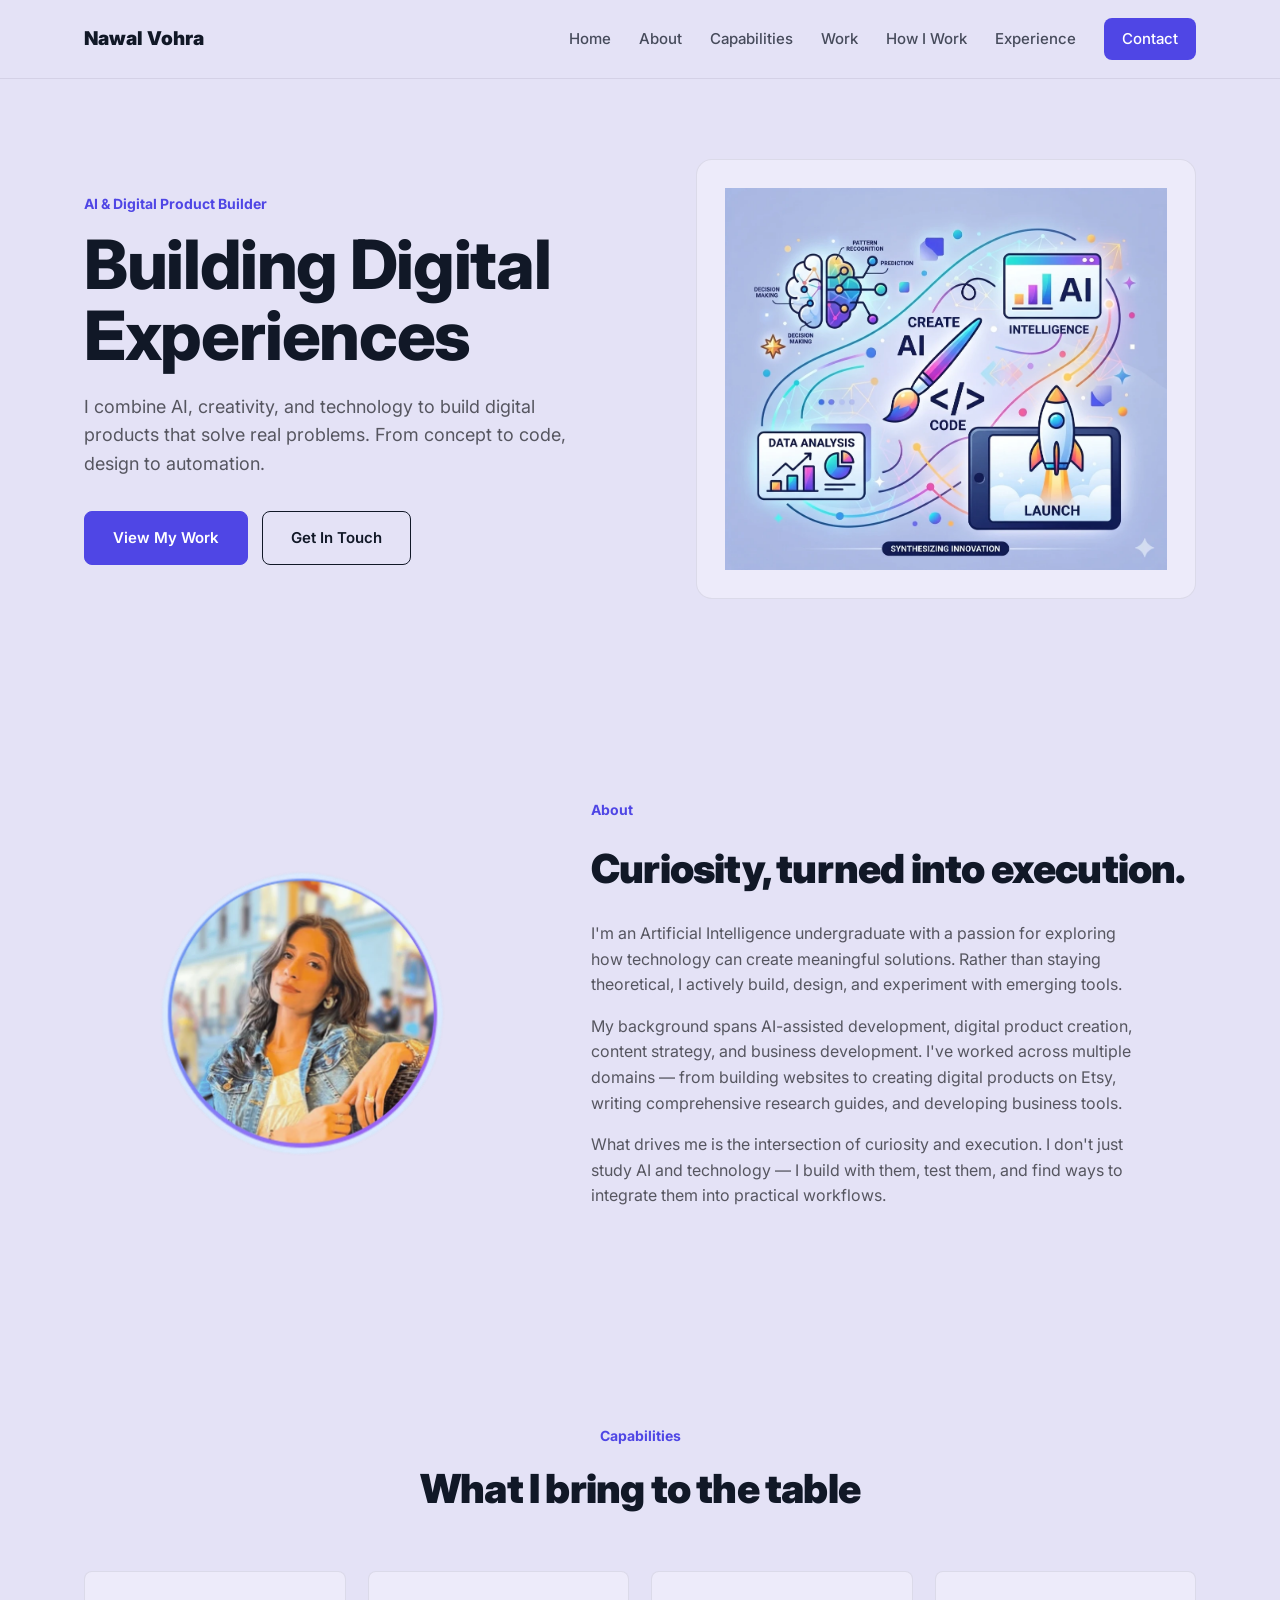
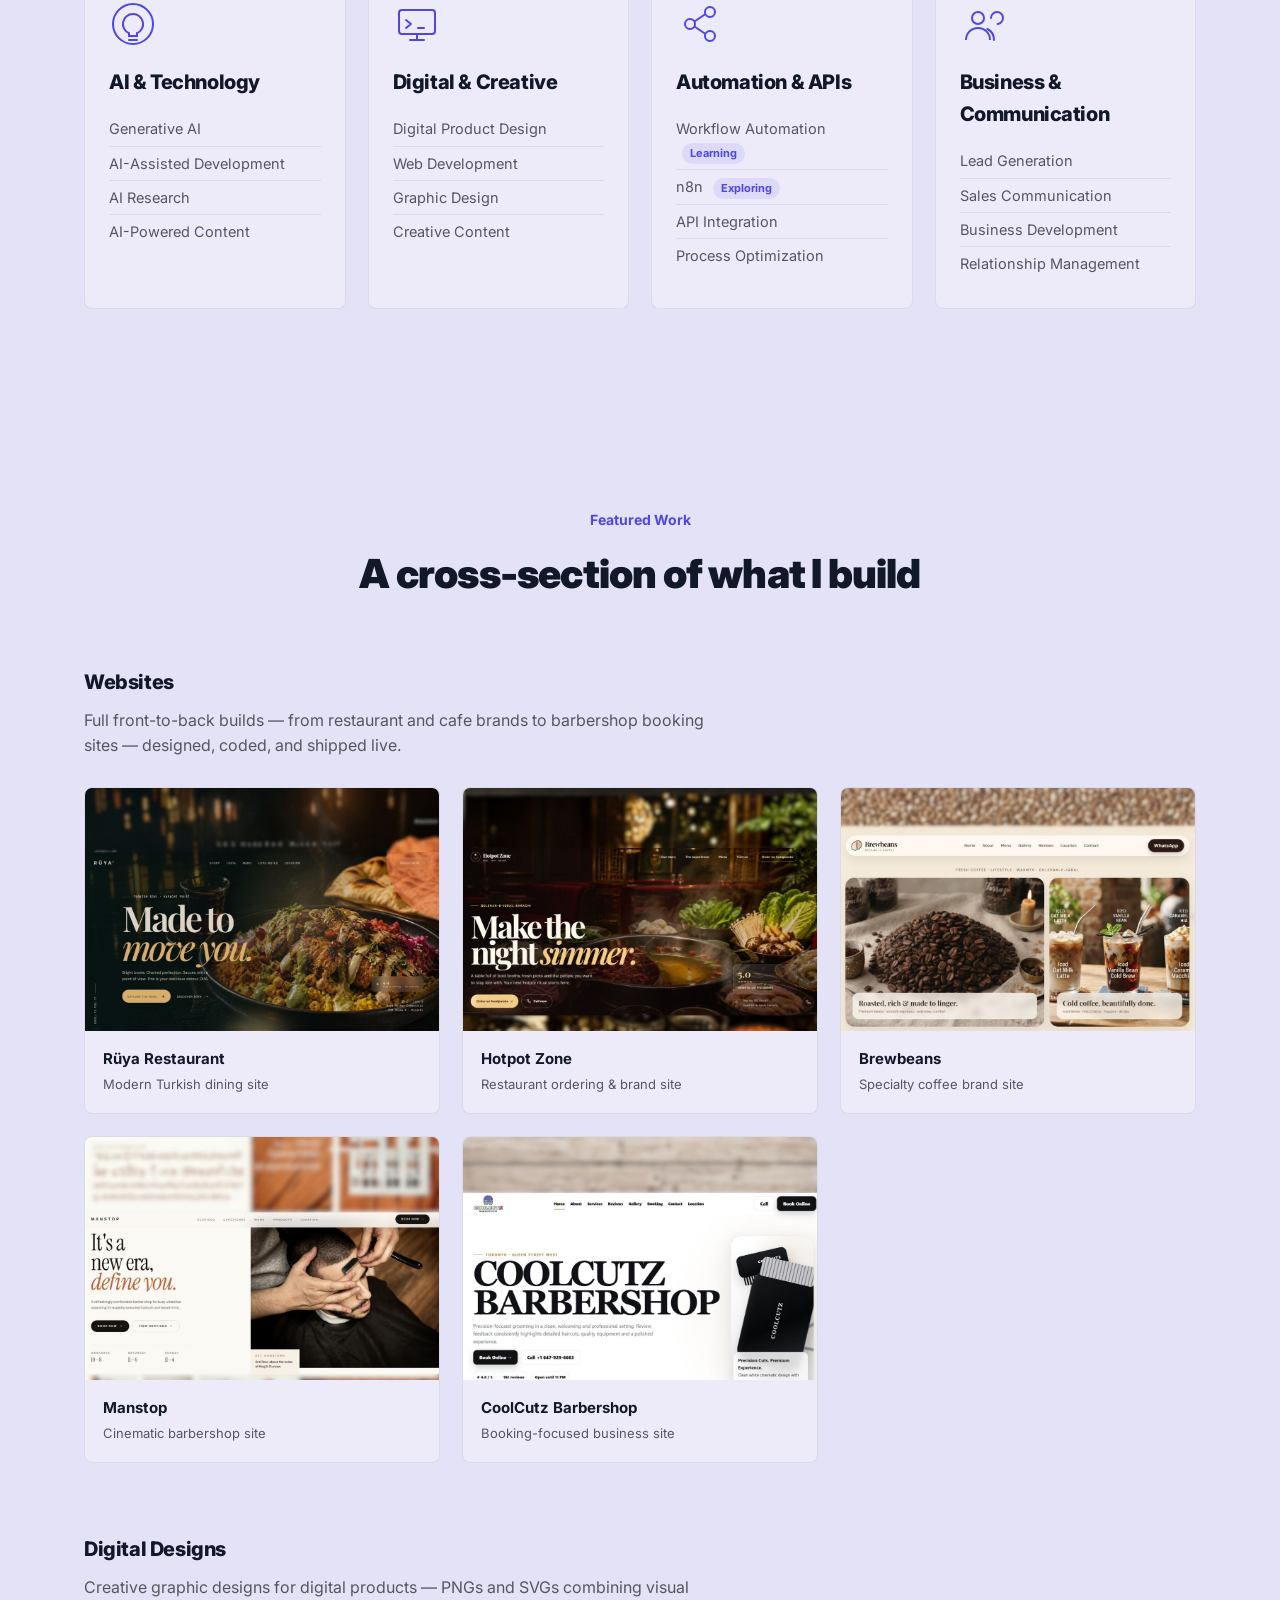
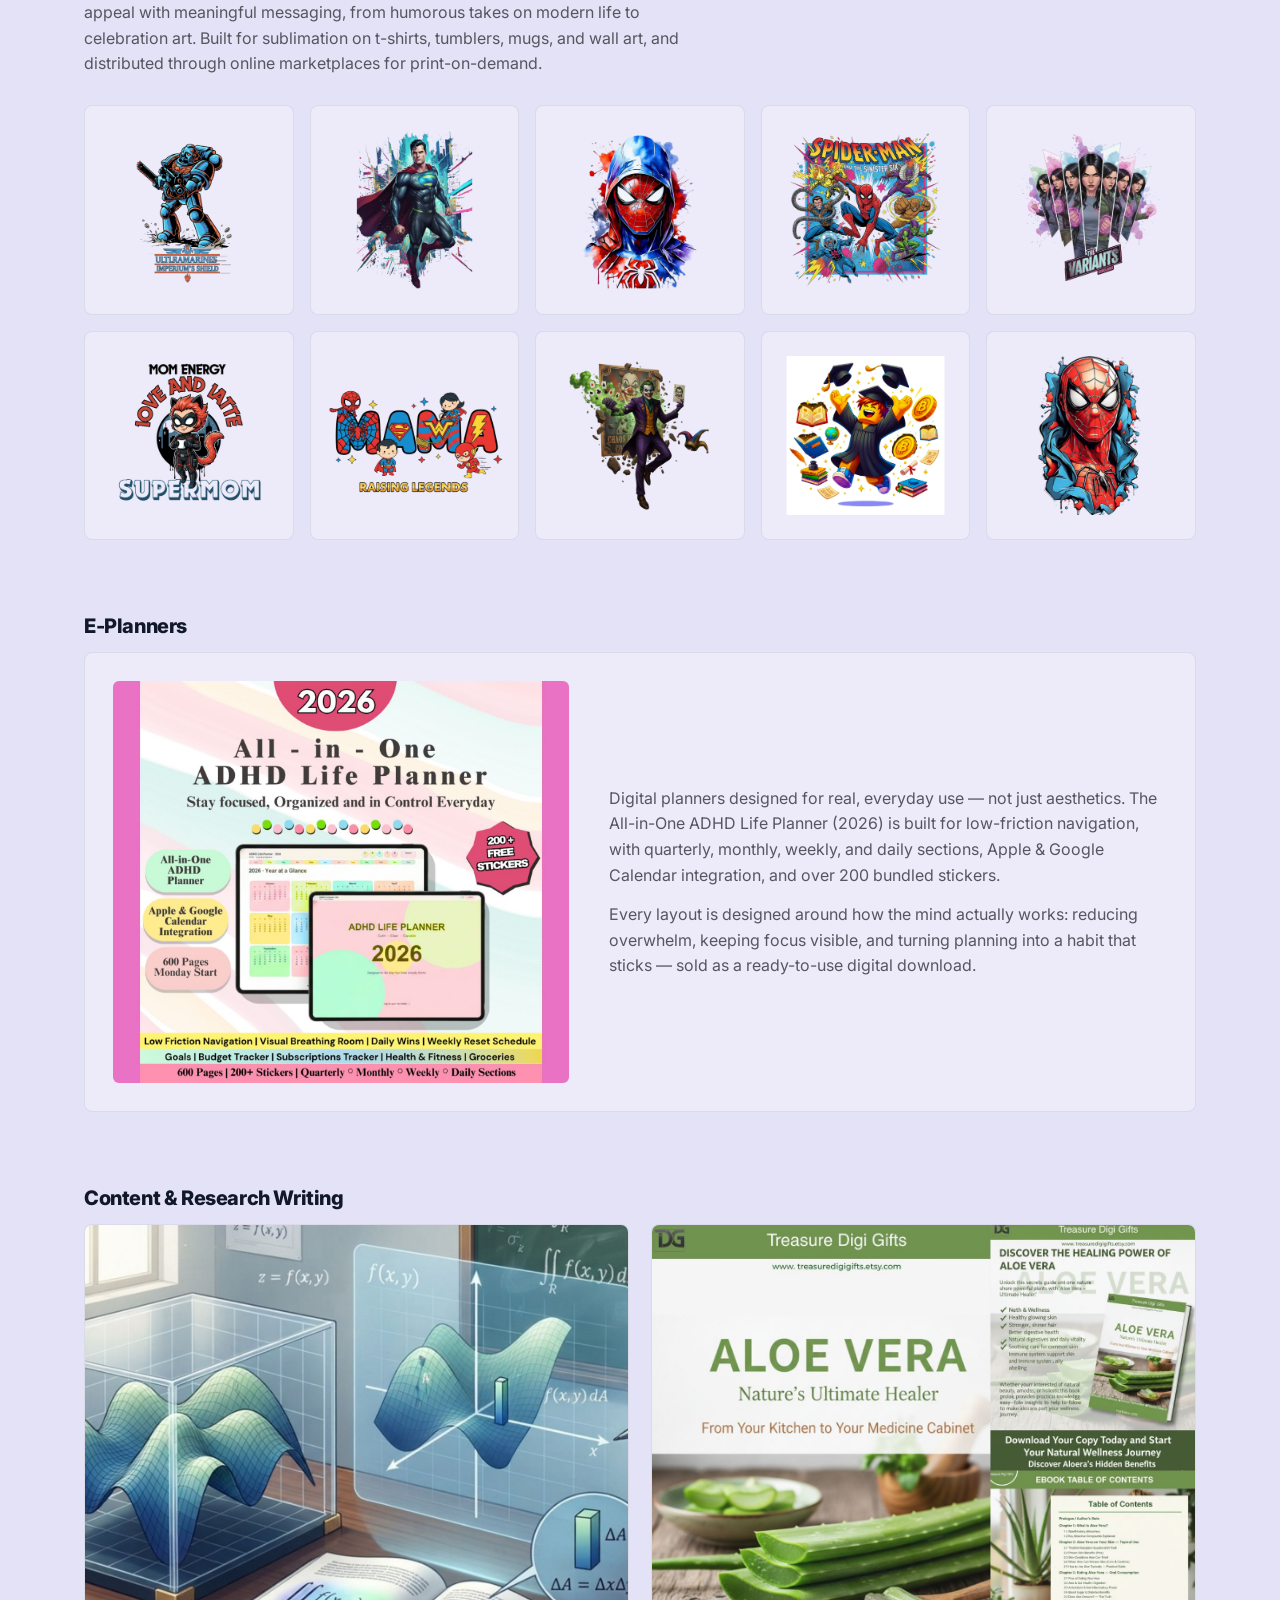
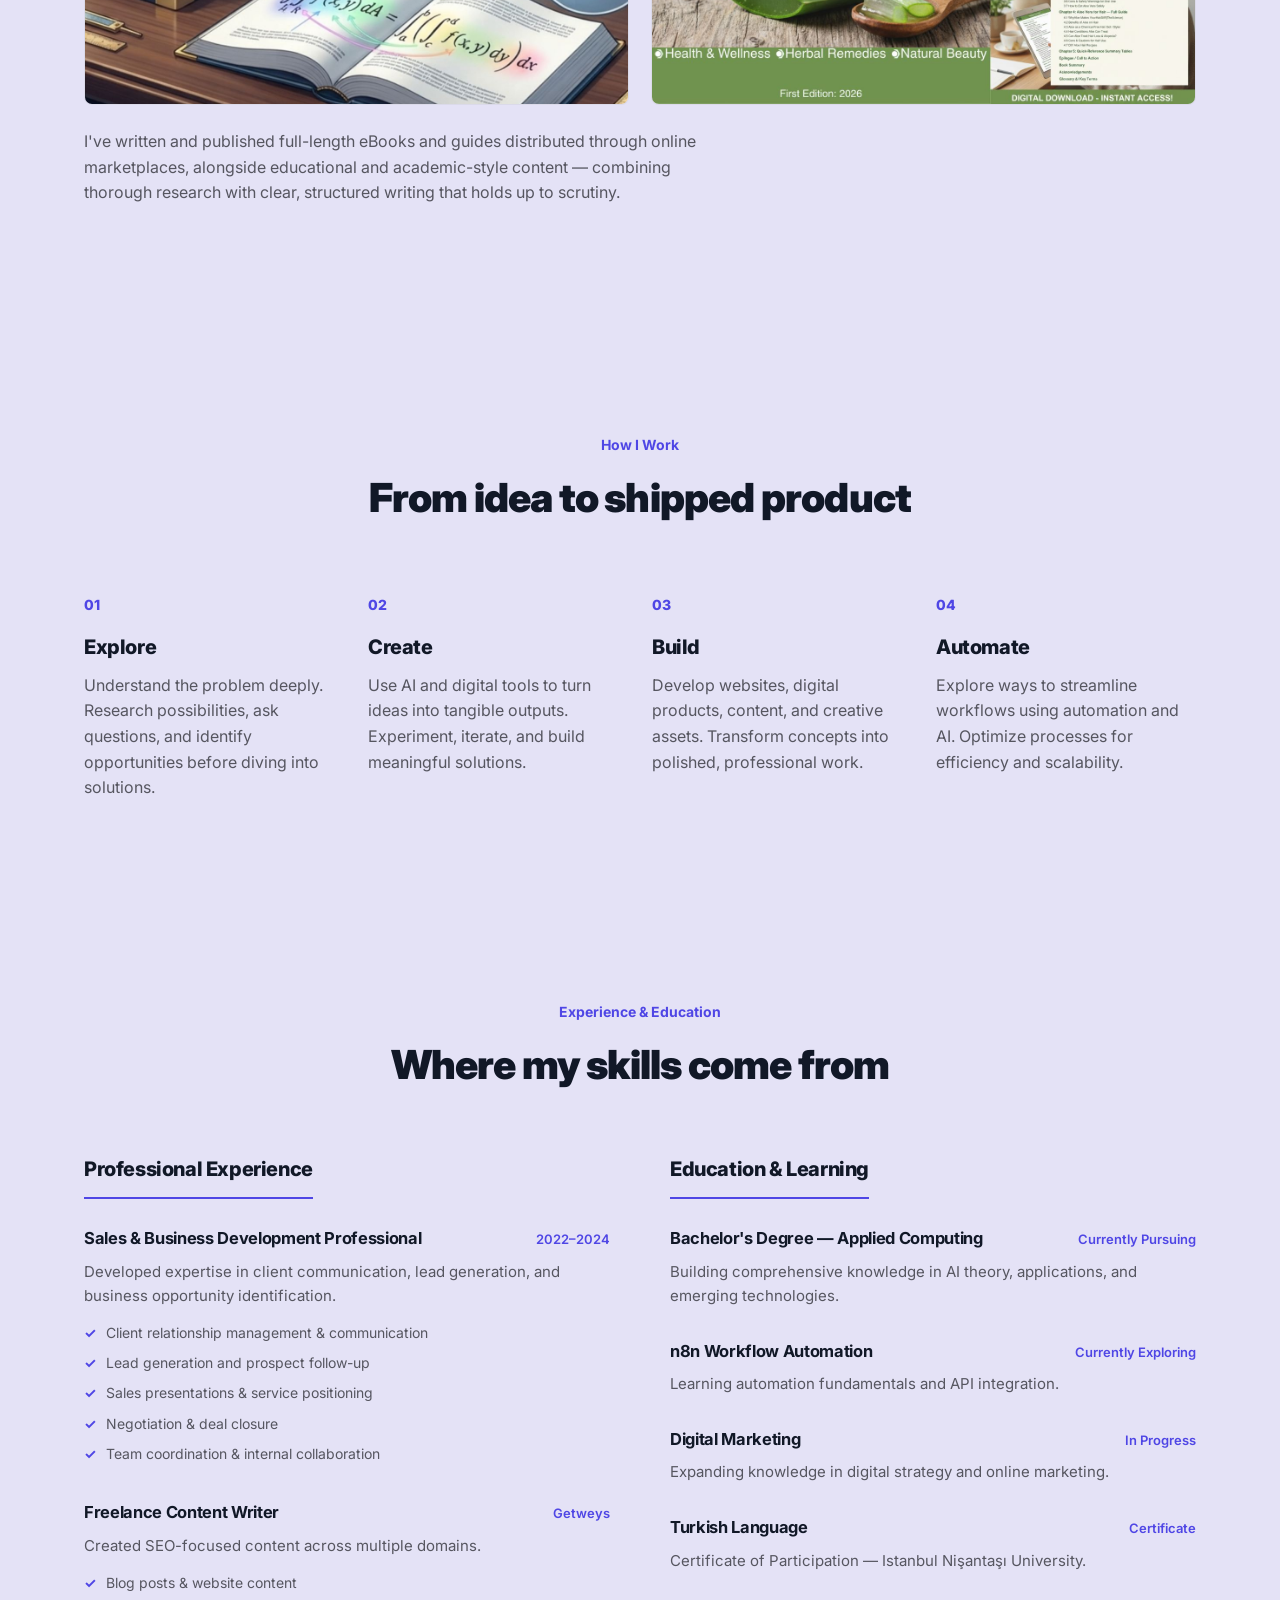
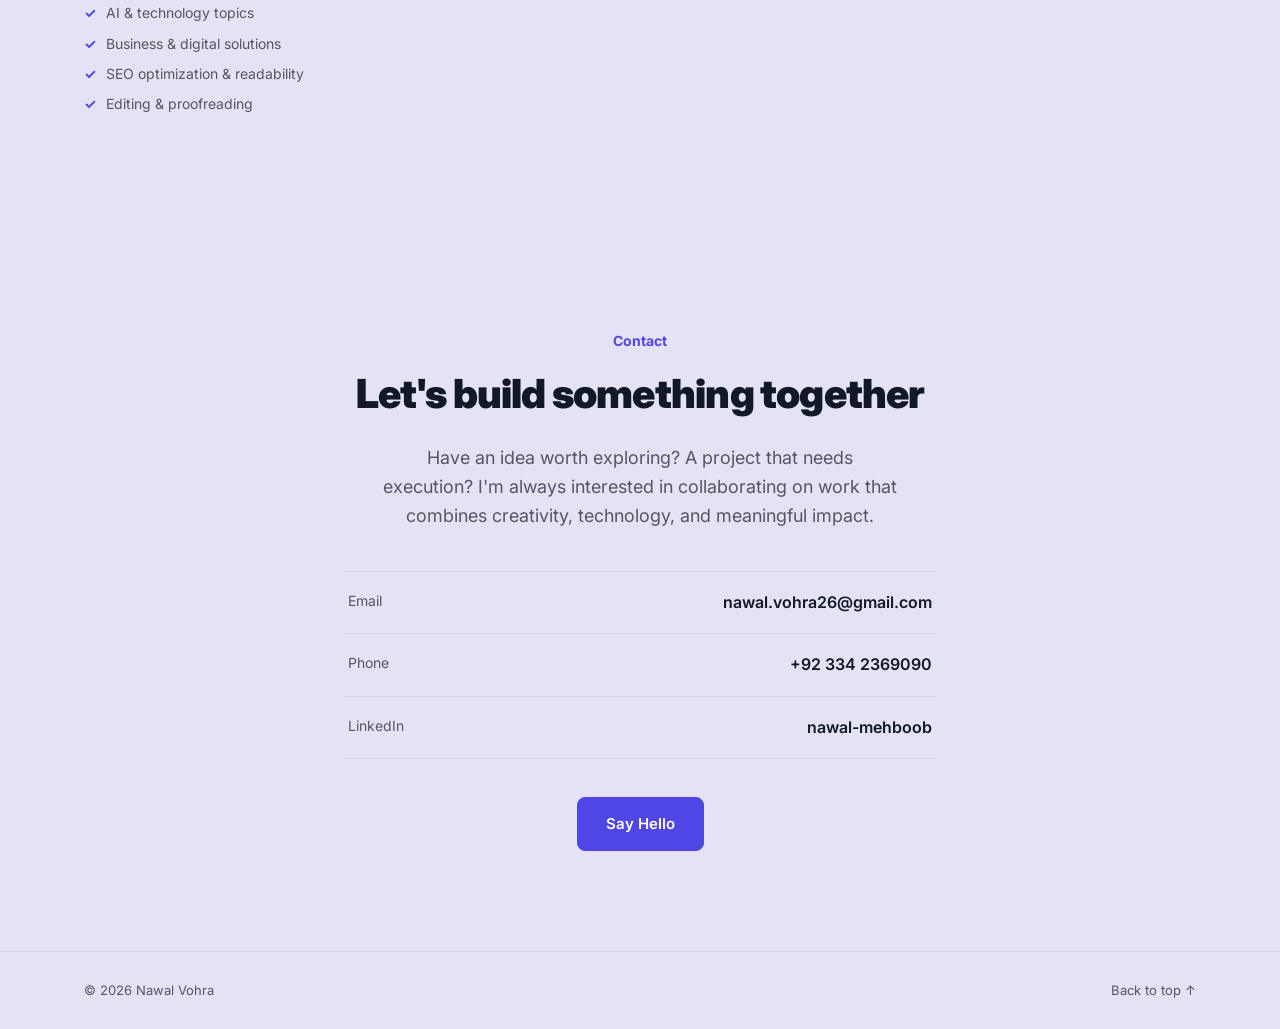
<file: index.html>
<!DOCTYPE html>
<html lang="en">
<head>
<meta charset="UTF-8">
<meta name="viewport" content="width=device-width, initial-scale=1.0">
<title>Nawal Vohra — AI, Digital Products &amp; Creative Development</title>
<meta name="description" content="Nawal Vohra — AI undergraduate building websites, digital products, and content at the intersection of technology and creativity.">
<link rel="preconnect" href="https://fonts.googleapis.com">
<link rel="preconnect" href="https://fonts.gstatic.com" crossorigin>
<link href="https://fonts.googleapis.com/css2?family=Inter:wght@400;500;600;700;800;900&display=swap" rel="stylesheet">
<link rel="stylesheet" href="style.css">
</head>
<body>

<!-- ============ NAV ============ -->
<header class="nav" id="nav">
  <div class="nav-inner">
    <a href="#home" class="logo">Nawal Vohra</a>
    <nav class="nav-links" id="navLinks">
      <a href="#home">Home</a>
      <a href="#about">About</a>
      <a href="#capabilities">Capabilities</a>
      <a href="#work">Work</a>
      <a href="#how-i-work">How I Work</a>
      <a href="#experience">Experience</a>
      <a href="#contact" class="nav-cta">Contact</a>
    </nav>
    <button class="nav-toggle" id="navToggle" aria-label="Toggle menu"><span></span><span></span><span></span></button>
  </div>
</header>

<!-- ============ HOME ============ -->
<section id="home" class="home">
  <div class="home-inner">
    <div class="home-copy">
      <p class="eyebrow">AI &amp; Digital Product Builder</p>
      <h1>Building Digital<br>Experiences</h1>
      <p class="lead">I combine AI, creativity, and technology to build digital products that solve real problems. From concept to code, design to automation.</p>
      <div class="home-actions">
        <a href="#work" class="btn btn-primary">View My Work</a>
        <a href="#contact" class="btn btn-outline">Get In Touch</a>
      </div>
    </div>
    <div class="home-media">
      <img src="hero.webp" alt="Synthesizing innovation — AI, code, data, and launch" loading="eager">
    </div>
  </div>
</section>

<!-- ============ ABOUT ============ -->
<section id="about" class="about">
  <div class="section-inner about-inner">
    <div class="about-media">
      <img src="profile.webp" alt="Portrait of Nawal Vohra" loading="lazy">
    </div>
    <div class="about-copy">
      <p class="eyebrow">About</p>
      <h2>Curiosity, turned into execution.</h2>
      <p>I'm an Artificial Intelligence undergraduate with a passion for exploring how technology can create meaningful solutions. Rather than staying theoretical, I actively build, design, and experiment with emerging tools.</p>
      <p>My background spans AI-assisted development, digital product creation, content strategy, and business development. I've worked across multiple domains — from building websites to creating digital products on Etsy, writing comprehensive research guides, and developing business tools.</p>
      <p>What drives me is the intersection of curiosity and execution. I don't just study AI and technology — I build with them, test them, and find ways to integrate them into practical workflows.</p>
    </div>
  </div>
</section>

<!-- ============ CAPABILITIES ============ -->
<section id="capabilities" class="capabilities">
  <div class="section-inner">
    <p class="eyebrow center">Capabilities</p>
    <h2 class="center">What I bring to the table</h2>
    <div class="cap-grid">

      <div class="cap-card">
        <div class="cap-icon">
          <svg viewBox="0 0 48 48" fill="none"><circle cx="24" cy="24" r="20" stroke="#4F46E5" stroke-width="2"/><path d="M24 14a10 10 0 0 0-4 19.2V36h8v-2.8A10 10 0 0 0 24 14Z" stroke="#4F46E5" stroke-width="2"/><path d="M20 40h8" stroke="#4F46E5" stroke-width="2" stroke-linecap="round"/></svg>
        </div>
        <h3>AI &amp; Technology</h3>
        <ul>
          <li>Generative AI</li>
          <li>AI-Assisted Development</li>
          <li>AI Research</li>
          <li>AI-Powered Content</li>
        </ul>
      </div>

      <div class="cap-card">
        <div class="cap-icon">
          <svg viewBox="0 0 48 48" fill="none"><rect x="6" y="10" width="36" height="24" rx="3" stroke="#4F46E5" stroke-width="2"/><path d="M17 40h14M24 34v6" stroke="#4F46E5" stroke-width="2" stroke-linecap="round"/><path d="M13 20l5 4-5 4M25 28h6" stroke="#4F46E5" stroke-width="2" stroke-linecap="round" stroke-linejoin="round"/></svg>
        </div>
        <h3>Digital &amp; Creative</h3>
        <ul>
          <li>Digital Product Design</li>
          <li>Web Development</li>
          <li>Graphic Design</li>
          <li>Creative Content</li>
        </ul>
      </div>

      <div class="cap-card">
        <div class="cap-icon">
          <svg viewBox="0 0 48 48" fill="none"><circle cx="14" cy="24" r="5" stroke="#4F46E5" stroke-width="2"/><circle cx="34" cy="12" r="5" stroke="#4F46E5" stroke-width="2"/><circle cx="34" cy="36" r="5" stroke="#4F46E5" stroke-width="2"/><path d="M18.5 21.5 29.5 14M18.5 26.5 29.5 34" stroke="#4F46E5" stroke-width="2"/></svg>
        </div>
        <h3>Automation &amp; APIs</h3>
        <ul>
          <li>Workflow Automation <span class="tag">Learning</span></li>
          <li>n8n <span class="tag">Exploring</span></li>
          <li>API Integration</li>
          <li>Process Optimization</li>
        </ul>
      </div>

      <div class="cap-card">
        <div class="cap-icon">
          <svg viewBox="0 0 48 48" fill="none"><circle cx="18" cy="18" r="6" stroke="#4F46E5" stroke-width="2"/><path d="M6 40c0-7 5.4-12 12-12s12 5 12 12" stroke="#4F46E5" stroke-width="2"/><path d="M31 18a6 6 0 1 1 6.6 5.97M34 40c0-5-2.6-9-6.6-11" stroke="#4F46E5" stroke-width="2" stroke-linecap="round"/></svg>
        </div>
        <h3>Business &amp; Communication</h3>
        <ul>
          <li>Lead Generation</li>
          <li>Sales Communication</li>
          <li>Business Development</li>
          <li>Relationship Management</li>
        </ul>
      </div>

    </div>
  </div>
</section>

<!-- ============ WORK ============ -->
<section id="work" class="work">
  <div class="section-inner">
    <p class="eyebrow center">Featured Work</p>
    <h2 class="center">A cross-section of what I build</h2>

    <!-- Websites -->
    <div class="work-block">
      <h3 class="work-block-title">Websites</h3>
      <p class="work-block-sub">Full front-to-back builds — from restaurant and cafe brands to barbershop booking sites — designed, coded, and shipped live.</p>
      <div class="site-grid">

        <a class="site-card" href="https://ruya-restaurant.netlify.app/" target="_blank" rel="noopener">
          <img src="ruya.jpg" alt="Rüya restaurant website" loading="lazy">
          <div class="site-info"><span>Rüya Restaurant</span><small>Modern Turkish dining site</small></div>
        </a>

        <a class="site-card" href="https://hotpotzone.netlify.app/" target="_blank" rel="noopener">
          <img src="hotpotzone.jpg" alt="Hotpot Zone website" loading="lazy">
          <div class="site-info"><span>Hotpot Zone</span><small>Restaurant ordering &amp; brand site</small></div>
        </a>

        <a class="site-card" href="https://brew-beans-cafe-theta.vercel.app/" target="_blank" rel="noopener">
          <img src="brewbeans.jpg" alt="Brewbeans cafe website" loading="lazy">
          <div class="site-info"><span>Brewbeans</span><small>Specialty coffee brand site</small></div>
        </a>

        <a class="site-card" href="https://manstop-cinematic-cut.lovable.app/" target="_blank" rel="noopener">
          <img src="manstop.jpg" alt="Manstop barbershop website" loading="lazy">
          <div class="site-info"><span>Manstop</span><small>Cinematic barbershop site</small></div>
        </a>

        <a class="site-card" href="https://coolcutz-barbershop.netlify.app/" target="_blank" rel="noopener">
          <img src="coolcutz.jpg" alt="CoolCutz Barbershop website" loading="lazy">
          <div class="site-info"><span>CoolCutz Barbershop</span><small>Booking-focused business site</small></div>
        </a>

      </div>
    </div>

    <!-- Digital Designs -->
    <div class="work-block">
      <h3 class="work-block-title">Digital Designs</h3>
      <p class="work-block-sub">Creative graphic designs for digital products — PNGs and SVGs combining visual appeal with meaningful messaging, from humorous takes on modern life to celebration art. Built for sublimation on t-shirts, tumblers, mugs, and wall art, and distributed through online marketplaces for print-on-demand.</p>
      <div class="design-grid">
        <div class="design-card"><img src="design1.webp" alt="Digital design artwork 1" loading="lazy"></div>
        <div class="design-card"><img src="design2.webp" alt="Digital design artwork 2" loading="lazy"></div>
        <div class="design-card"><img src="design3.webp" alt="Digital design artwork 3" loading="lazy"></div>
        <div class="design-card"><img src="design4.webp" alt="Digital design artwork 4" loading="lazy"></div>
        <div class="design-card"><img src="design5.webp" alt="Digital design artwork 5" loading="lazy"></div>
        <div class="design-card"><img src="design6.webp" alt="Digital design artwork 6" loading="lazy"></div>
        <div class="design-card"><img src="design7.webp" alt="Digital design artwork 7" loading="lazy"></div>
        <div class="design-card"><img src="design8.webp" alt="Digital design artwork 8" loading="lazy"></div>
        <div class="design-card"><img src="design9.webp" alt="Digital design artwork 9" loading="lazy"></div>
        <div class="design-card"><img src="design10.webp" alt="Digital design artwork 10" loading="lazy"></div>
      </div>
    </div>

    <!-- E-Planners -->
    <div class="work-block">
      <h3 class="work-block-title">E-Planners</h3>
      <div class="split-card">
        <img src="planner.jpg" alt="ADHD Life Planner digital product" loading="lazy">
        <div class="split-copy">
          <p>Digital planners designed for real, everyday use — not just aesthetics. The All-in-One ADHD Life Planner (2026) is built for low-friction navigation, with quarterly, monthly, weekly, and daily sections, Apple &amp; Google Calendar integration, and over 200 bundled stickers.</p>
          <p>Every layout is designed around how the mind actually works: reducing overwhelm, keeping focus visible, and turning planning into a habit that sticks — sold as a ready-to-use digital download.</p>
        </div>
      </div>
    </div>

    <!-- Content & Research -->
    <div class="work-block">
      <h3 class="work-block-title">Content &amp; Research Writing</h3>
      <div class="content-grid">
        <div class="content-card">
          <img src="content1.jpg" alt="Research and content writing sample 1" loading="lazy">
        </div>
        <div class="content-card">
          <img src="content2.jpg" alt="Research and content writing sample 2" loading="lazy">
        </div>
      </div>
      <p class="work-block-sub" style="margin-top:24px">I've written and published full-length eBooks and guides distributed through online marketplaces, alongside educational and academic-style content — combining thorough research with clear, structured writing that holds up to scrutiny.</p>
    </div>

  </div>
</section>

<!-- ============ HOW I WORK ============ -->
<section id="how-i-work" class="how">
  <div class="section-inner">
    <p class="eyebrow center">How I Work</p>
    <h2 class="center">From idea to shipped product</h2>
    <div class="how-grid">
      <div class="how-step">
        <span class="how-num">01</span>
        <h3>Explore</h3>
        <p>Understand the problem deeply. Research possibilities, ask questions, and identify opportunities before diving into solutions.</p>
      </div>
      <div class="how-step">
        <span class="how-num">02</span>
        <h3>Create</h3>
        <p>Use AI and digital tools to turn ideas into tangible outputs. Experiment, iterate, and build meaningful solutions.</p>
      </div>
      <div class="how-step">
        <span class="how-num">03</span>
        <h3>Build</h3>
        <p>Develop websites, digital products, content, and creative assets. Transform concepts into polished, professional work.</p>
      </div>
      <div class="how-step">
        <span class="how-num">04</span>
        <h3>Automate</h3>
        <p>Explore ways to streamline workflows using automation and AI. Optimize processes for efficiency and scalability.</p>
      </div>
    </div>
  </div>
</section>

<!-- ============ EXPERIENCE & EDUCATION ============ -->
<section id="experience" class="experience">
  <div class="section-inner">
    <p class="eyebrow center">Experience &amp; Education</p>
    <h2 class="center">Where my skills come from</h2>

    <div class="exp-cols">
      <div class="exp-col">
        <h3 class="exp-col-title">Professional Experience</h3>

        <div class="exp-item">
          <div class="exp-item-head"><h4>Sales &amp; Business Development Professional</h4><span>2022–2024</span></div>
          <p>Developed expertise in client communication, lead generation, and business opportunity identification.</p>
          <ul class="check-list">
            <li>Client relationship management &amp; communication</li>
            <li>Lead generation and prospect follow-up</li>
            <li>Sales presentations &amp; service positioning</li>
            <li>Negotiation &amp; deal closure</li>
            <li>Team coordination &amp; internal collaboration</li>
          </ul>
        </div>

        <div class="exp-item">
          <div class="exp-item-head"><h4>Freelance Content Writer</h4><span>Getweys</span></div>
          <p>Created SEO-focused content across multiple domains.</p>
          <ul class="check-list">
            <li>Blog posts &amp; website content</li>
            <li>AI &amp; technology topics</li>
            <li>Business &amp; digital solutions</li>
            <li>SEO optimization &amp; readability</li>
            <li>Editing &amp; proofreading</li>
          </ul>
        </div>
      </div>

      <div class="exp-col">
        <h3 class="exp-col-title">Education &amp; Learning</h3>

        <div class="exp-item">
          <div class="exp-item-head"><h4>Bachelor's Degree — Applied Computing</h4><span>Currently Pursuing</span></div>
          <p>Building comprehensive knowledge in AI theory, applications, and emerging technologies.</p>
        </div>

        <div class="exp-item">
          <div class="exp-item-head"><h4>n8n Workflow Automation</h4><span>Currently Exploring</span></div>
          <p>Learning automation fundamentals and API integration.</p>
        </div>

        <div class="exp-item">
          <div class="exp-item-head"><h4>Digital Marketing</h4><span>In Progress</span></div>
          <p>Expanding knowledge in digital strategy and online marketing.</p>
        </div>

        <div class="exp-item">
          <div class="exp-item-head"><h4>Turkish Language</h4><span>Certificate</span></div>
          <p>Certificate of Participation — Istanbul Nişantaşı University.</p>
        </div>
      </div>
    </div>
  </div>
</section>

<!-- ============ CONTACT ============ -->
<section id="contact" class="contact">
  <div class="section-inner contact-inner">
    <p class="eyebrow">Contact</p>
    <h2>Let's build something together</h2>
    <p class="lead">Have an idea worth exploring? A project that needs execution? I'm always interested in collaborating on work that combines creativity, technology, and meaningful impact.</p>
    <div class="contact-links">
      <a href="mailto:nawal.vohra26@gmail.com" class="contact-item">
        <span class="contact-label">Email</span>
        <span class="contact-value">nawal.vohra26@gmail.com</span>
      </a>
      <a href="tel:+923342369090" class="contact-item">
        <span class="contact-label">Phone</span>
        <span class="contact-value">+92 334 2369090</span>
      </a>
      <a href="https://www.linkedin.com/in/nawal-mehboob-a942852a4/" target="_blank" rel="noopener" class="contact-item">
        <span class="contact-label">LinkedIn</span>
        <span class="contact-value">nawal-mehboob</span>
      </a>
    </div>
    <a href="mailto:nawal.vohra26@gmail.com" class="btn btn-primary contact-cta">Say Hello</a>
  </div>
</section>

<footer class="footer">
  <div class="section-inner footer-inner">
    <span>© 2026 Nawal Vohra</span>
    <a href="#home">Back to top ↑</a>
  </div>
</footer>

<script src="script.js"></script>
</body>
</html>
</file>
<file: style.css>
/* ===== Tokens ===== */
:root{
  --bg:#E4E2F6;
  --panel:#EDEBFA;
  --heading:#111827;
  --accent:#4F46E5;
  --accent-dark:#3B33C7;
  --body:#565660;
  --border:rgba(17,24,39,0.08);
  --radius:8px;
  --max:1160px;
}

*{box-sizing:border-box;margin:0;padding:0;}
html{scroll-behavior:smooth;overflow-x:hidden;}
body{
  overflow-x:hidden;
  font-family:'Inter',sans-serif;
  background:var(--bg);
  color:var(--body);
  font-weight:400;
  line-height:1.6;
  -webkit-font-smoothing:antialiased;
}
img{max-width:100%;display:block;}
a{color:inherit;text-decoration:none;}
ul{list-style:none;}
.section-inner{max-width:var(--max);margin:0 auto;padding:0 24px;}

h1,h2,h3,h4{color:var(--heading);font-weight:800;letter-spacing:-0.02em;}
h2{font-size:clamp(28px,4vw,40px);font-weight:900;}
h3{font-size:20px;}
.center{text-align:center;}
.eyebrow{color:var(--accent);font-weight:700;font-size:14px;margin-bottom:10px;}
.lead{font-size:18px;max-width:520px;}

/* ===== Buttons ===== */
.btn{display:inline-flex;align-items:center;justify-content:center;padding:14px 28px;border-radius:var(--radius);font-weight:600;font-size:15px;transition:background .18s ease,color .18s ease,border-color .18s ease;}
.btn-primary{background:var(--accent);color:#fff;border:1px solid var(--accent);}
.btn-primary:hover{background:var(--accent-dark);border-color:var(--accent-dark);}
.btn-outline{background:transparent;color:var(--heading);border:1px solid var(--heading);}
.btn-outline:hover{background:var(--heading);color:#fff;}

/* ===== Nav ===== */
.nav{position:sticky;top:0;z-index:100;background:rgba(228,226,246,0.85);backdrop-filter:blur(8px);border-bottom:1px solid var(--border);}
.nav-inner{max-width:var(--max);margin:0 auto;padding:18px 24px;display:flex;align-items:center;justify-content:space-between;}
.logo{font-weight:900;font-size:19px;color:var(--heading);}
.nav-links{display:flex;align-items:center;gap:28px;font-weight:500;font-size:15px;}
.nav-links a{color:var(--heading);opacity:.75;}
.nav-links a:hover{opacity:1;}
.nav-cta{background:var(--accent);color:#fff !important;opacity:1 !important;padding:9px 18px;border-radius:var(--radius);}
.nav-cta:hover{background:var(--accent-dark);}
.nav-toggle{display:none;flex-direction:column;gap:5px;background:none;border:none;cursor:pointer;padding:6px;}
.nav-toggle span{width:22px;height:2px;background:var(--heading);border-radius:2px;}

/* ===== Home ===== */
.home{padding:80px 0 100px;}
.home-inner{max-width:var(--max);margin:0 auto;padding:0 24px;display:grid;grid-template-columns:1.05fr .95fr;gap:60px;align-items:center;}
.home h1{font-size:clamp(40px,6vw,68px);line-height:1.04;margin:14px 0 22px;}
.home-actions{display:flex;gap:14px;margin-top:32px;flex-wrap:wrap;}
.home-media{background:var(--panel);border:1px solid var(--border);border-radius:16px;padding:28px;display:flex;align-items:center;justify-content:center;}
.home-media img{width:100%;height:auto;object-fit:contain;}

/* ===== About ===== */
.about{padding:100px 0;}
.about-inner{display:grid;grid-template-columns:.85fr 1.15fr;gap:60px;align-items:center;}
.about-media img{width:100%;height:auto;object-fit:contain;}
.about-copy h2{margin:10px 0 20px;}
.about-copy p{margin-bottom:16px;max-width:560px;}

/* ===== Capabilities ===== */
.capabilities{padding:100px 0;}
.capabilities h2{margin:10px 0 50px;}
.cap-grid{display:grid;grid-template-columns:repeat(4,1fr);gap:22px;}
.cap-card{background:var(--panel);border:1px solid var(--border);border-radius:var(--radius);padding:28px 24px;}
.cap-icon{width:48px;height:48px;margin-bottom:18px;}
.cap-card h3{margin-bottom:14px;}
.cap-card ul li{color:var(--body);font-size:14.5px;padding:5px 0;border-top:1px solid var(--border);}
.cap-card ul li:first-child{border-top:none;}
.tag{display:inline-block;margin-left:6px;font-size:11px;font-weight:700;color:var(--accent);background:rgba(79,70,229,0.1);padding:2px 8px;border-radius:20px;vertical-align:middle;}

/* ===== Work ===== */
.work{padding:100px 0;}
.work h2{margin:10px 0 60px;}
.work-block{margin-bottom:70px;}
.work-block:last-child{margin-bottom:0;}
.work-block-title{margin-bottom:10px;}
.work-block-sub{max-width:640px;margin-bottom:28px;}

.site-grid{display:grid;grid-template-columns:repeat(3,1fr);gap:22px;}
.site-card{background:var(--panel);border:1px solid var(--border);border-radius:var(--radius);overflow:hidden;transition:transform .18s ease,box-shadow .18s ease;}
.site-card:hover{transform:translateY(-4px);box-shadow:0 12px 28px rgba(17,24,39,0.1);}
.site-card img{aspect-ratio:16/11;object-fit:cover;object-position:top;width:100%;}
.site-info{padding:16px 18px;}
.site-info span{display:block;color:var(--heading);font-weight:700;font-size:15px;}
.site-info small{color:var(--body);font-size:13px;}

.design-grid{display:grid;grid-template-columns:repeat(5,1fr);gap:16px;}
.design-card{background:var(--panel);border:1px solid var(--border);border-radius:var(--radius);padding:14px;display:flex;align-items:center;justify-content:center;aspect-ratio:1/1;}
.design-card img{max-height:100%;object-fit:contain;}

.split-card{display:grid;grid-template-columns:.9fr 1.1fr;gap:40px;align-items:center;background:var(--panel);border:1px solid var(--border);border-radius:var(--radius);padding:28px;}
.split-card img{border-radius:calc(var(--radius) - 2px);width:100%;object-fit:cover;}
.split-copy p{margin-bottom:14px;}
.split-copy p:last-child{margin-bottom:0;}

.content-grid{display:grid;grid-template-columns:1fr 1fr;gap:22px;}
.content-card{background:var(--panel);border:1px solid var(--border);border-radius:var(--radius);overflow:hidden;}
.content-card img{width:100%;object-fit:cover;}

/* ===== How I Work ===== */
.how{padding:100px 0;}
.how h2{margin:10px 0 56px;}
.how-grid{display:grid;grid-template-columns:repeat(4,1fr);gap:24px;}
.how-step{position:relative;padding-top:8px;}
.how-num{display:block;font-size:14px;font-weight:800;color:var(--accent);margin-bottom:14px;}
.how-step h3{margin-bottom:10px;}

/* ===== Experience ===== */
.experience{padding:100px 0;}
.experience h2{margin:10px 0 56px;}
.exp-cols{display:grid;grid-template-columns:1fr 1fr;gap:60px;}
.exp-col-title{margin-bottom:26px;padding-bottom:12px;border-bottom:2px solid var(--accent);display:inline-block;}
.exp-item{margin-bottom:30px;}
.exp-item:last-child{margin-bottom:0;}
.exp-item-head{display:flex;justify-content:space-between;align-items:baseline;gap:12px;margin-bottom:8px;flex-wrap:wrap;}
.exp-item-head h4{font-size:16.5px;font-weight:700;}
.exp-item-head span{font-size:13px;color:var(--accent);font-weight:600;white-space:nowrap;}
.exp-item p{font-size:15px;margin-bottom:10px;}
.check-list li{font-size:14px;padding:4px 0 4px 22px;position:relative;}
.check-list li::before{content:"✓";position:absolute;left:0;color:var(--accent);font-weight:700;}

/* ===== Contact ===== */
.contact{padding:110px 0 100px;}
.contact-inner{max-width:640px;text-align:center;margin:0 auto;}
.contact h2{margin:10px 0 18px;}
.contact .lead{max-width:520px;margin:0 auto;}
.contact-links{display:flex;flex-direction:column;gap:0;margin:40px 0 8px;border-top:1px solid var(--border);}
.contact-item{display:flex;justify-content:space-between;padding:18px 4px;border-bottom:1px solid var(--border);}
.contact-label{color:var(--body);font-size:14px;}
.contact-value{color:var(--heading);font-weight:600;}
.contact-item:hover .contact-value{color:var(--accent);}
.contact-cta{margin-top:30px;}

/* ===== Footer ===== */
.footer{padding:28px 0;border-top:1px solid var(--border);}
.footer-inner{display:flex;justify-content:space-between;font-size:13px;color:var(--body);}
.footer-inner a:hover{color:var(--accent);}

/* ===== Responsive ===== */
@media (max-width:960px){
  .cap-grid{grid-template-columns:repeat(2,1fr);}
  .site-grid{grid-template-columns:repeat(2,1fr);}
  .design-grid{grid-template-columns:repeat(3,1fr);}
  .how-grid{grid-template-columns:repeat(2,1fr);row-gap:36px;}
  .exp-cols{grid-template-columns:1fr;gap:50px;}
  .home-inner,.about-inner{grid-template-columns:1fr;}
  .about-media{order:-1;max-width:320px;margin:0 auto;}
  .split-card{grid-template-columns:1fr;}
}
@media (max-width:640px){
  .nav-links{position:fixed;top:64px;left:0;right:0;background:var(--bg);flex-direction:column;align-items:flex-start;padding:18px 24px;border-bottom:1px solid var(--border);gap:16px;transform:translateY(-150%);opacity:0;pointer-events:none;transition:transform .22s ease,opacity .22s ease;}
  .nav-links.open{transform:translateY(0);opacity:1;pointer-events:auto;}
  .nav-toggle{display:flex;}
  .cap-grid,.site-grid,.content-grid{grid-template-columns:1fr;}
  .design-grid{grid-template-columns:repeat(2,1fr);}
  .how-grid{grid-template-columns:1fr;}
  .home,.about,.capabilities,.work,.how,.experience{padding:64px 0;}
  .exp-item-head{flex-direction:column;gap:4px;}
}

/* Reduced motion */
@media (prefers-reduced-motion:reduce){
  html{scroll-behavior:auto;}
  *{transition:none !important;}
}
</file>
